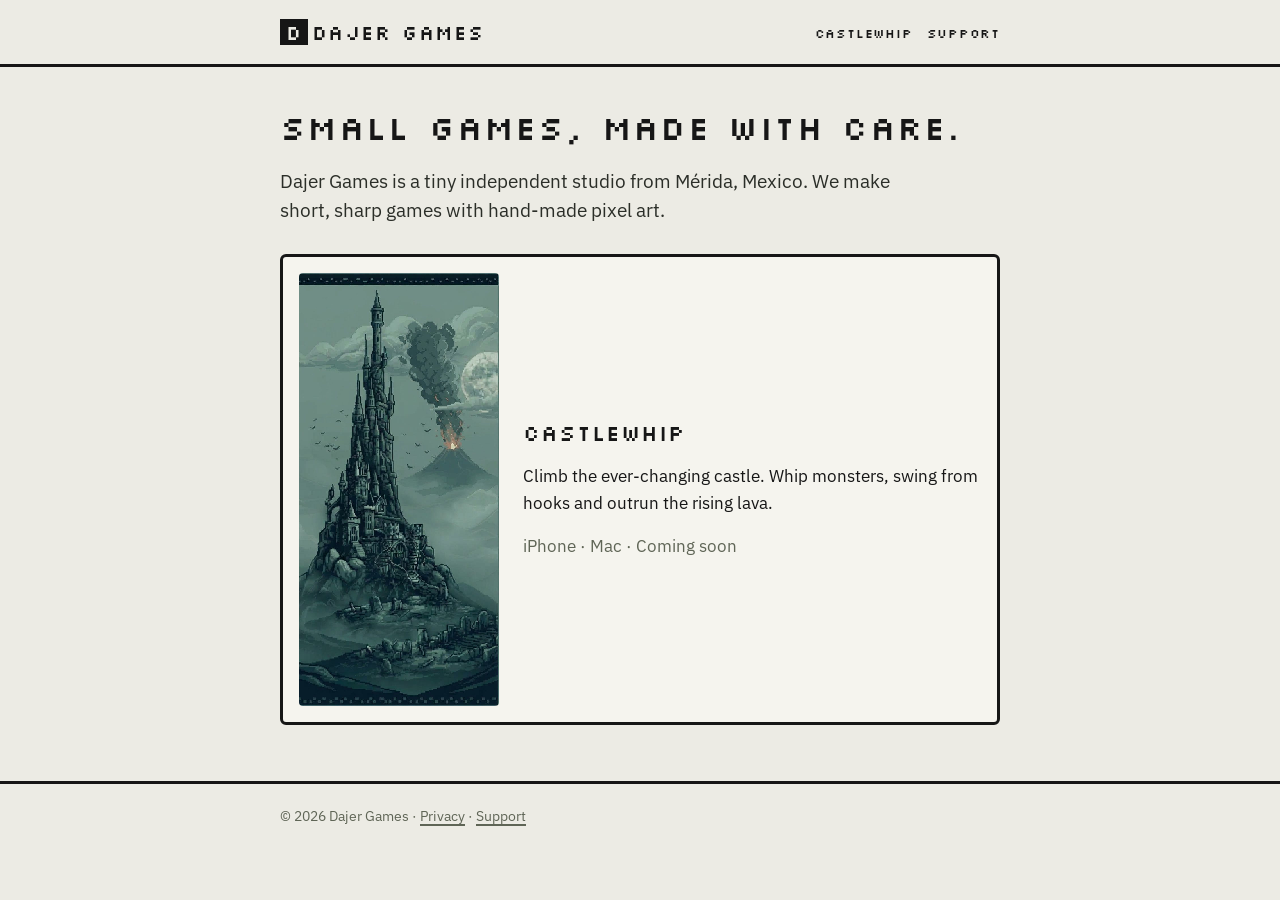
<file: index.html>
<!doctype html>
<html lang="en">
<head>
<meta charset="utf-8">
<meta name="viewport" content="width=device-width,initial-scale=1">
<title>Dajer Games</title>
<meta name="description" content="Dajer Games is a small independent game studio from Mérida, Mexico. Makers of Castlewhip.">
<link rel="preconnect" href="https://fonts.googleapis.com"><link rel="preconnect" href="https://fonts.gstatic.com" crossorigin>
<link href="https://fonts.googleapis.com/css2?family=IBM+Plex+Sans:wght@400;600&family=Silkscreen&display=swap" rel="stylesheet">
<link rel="stylesheet" href="/assets/site.css">
</head>
<body>
<header class="site"><div class="wrap">
  <a class="brand" href="/"><b>D</b>DAJER GAMES</a>
  <nav><a href="/castlewhip/">Castlewhip</a><a href="/support/">Support</a></nav>
</div></header>
<main class="wrap">
  <h1>Small games, made with care.</h1>
  <p class="lead">Dajer Games is a tiny independent studio from Mérida, Mexico. We make short, sharp games with hand-made pixel art.</p>

  <a class="card" href="/castlewhip/">
    <img src="/assets/castlewhip-cover.jpg" alt="Castlewhip cover: a dark pixel-art castle tower beside a volcano">
    <div>
      <h2>Castlewhip</h2>
      <p>Climb the ever-changing castle. Whip monsters, swing from hooks and outrun the rising lava.</p>
      <span class="muted">iPhone · Mac · Coming soon</span>
    </div>
  </a>
</main>
<footer><div class="wrap">© 2026 Dajer Games · <a href="/privacy/">Privacy</a> · <a href="/support/">Support</a></div></footer>
</body>
</html>
</file>
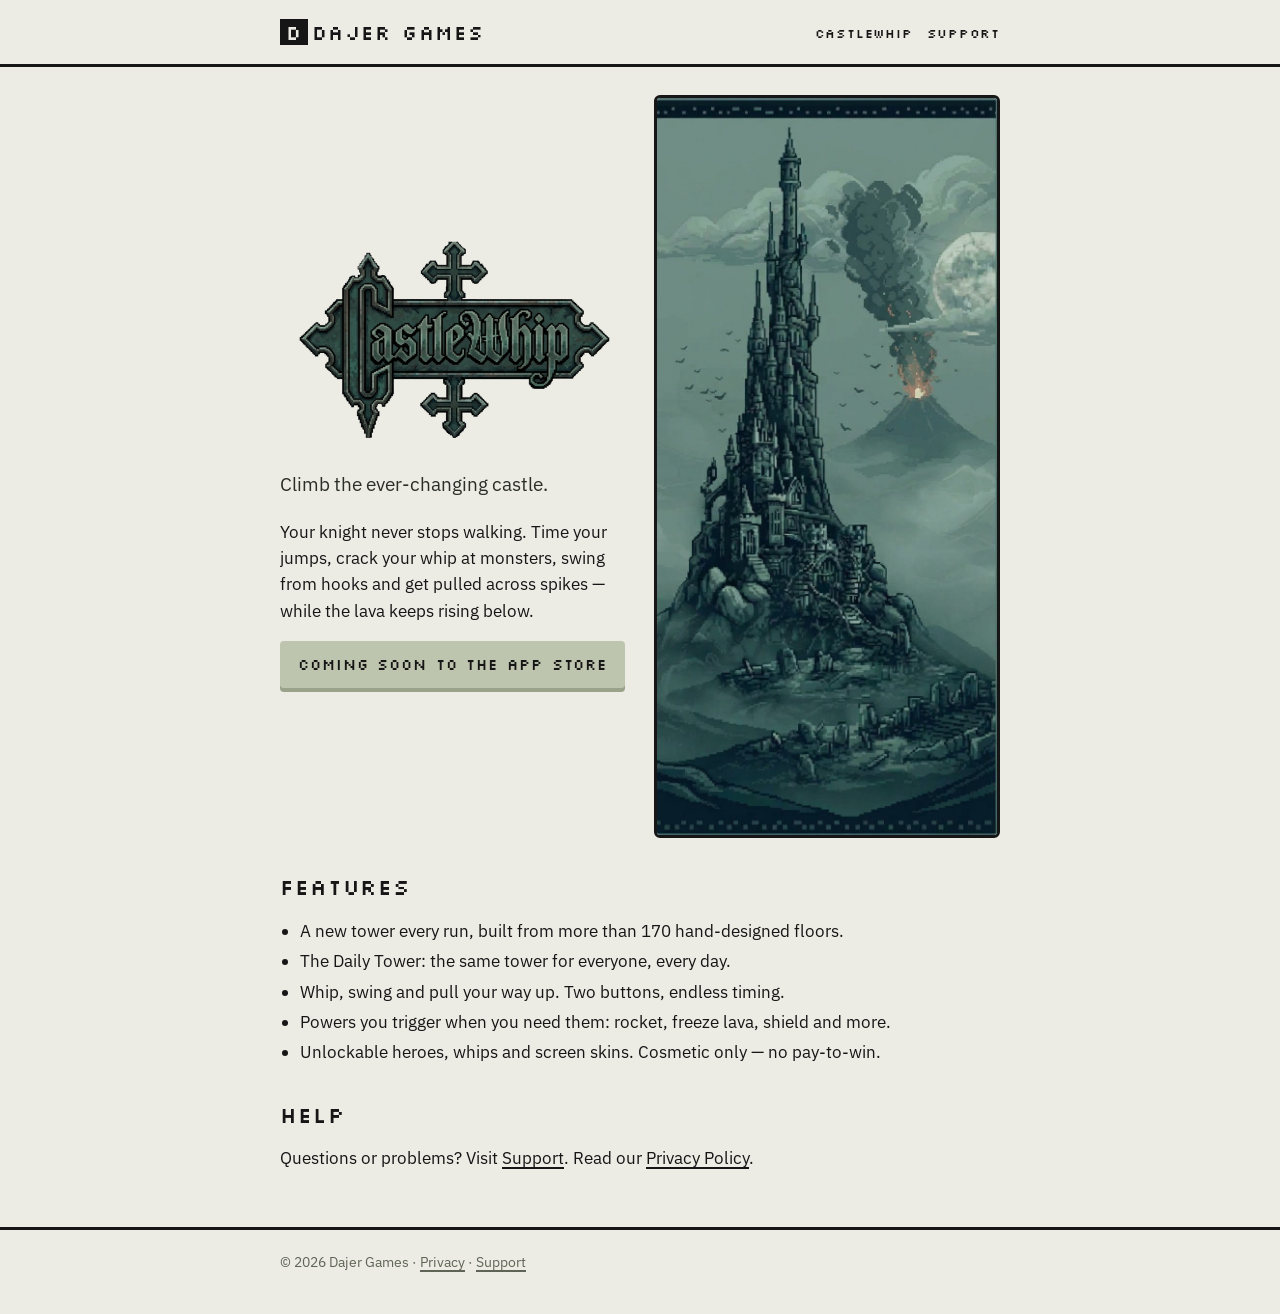
<file: castlewhip/index.html>
<!doctype html>
<html lang="en">
<head>
<meta charset="utf-8">
<meta name="viewport" content="width=device-width,initial-scale=1">
<title>Castlewhip</title>
<meta name="description" content="Castlewhip: climb the ever-changing castle. A pixel-art tower climber for iPhone and Mac.">
<link rel="preconnect" href="https://fonts.googleapis.com"><link rel="preconnect" href="https://fonts.gstatic.com" crossorigin>
<link href="https://fonts.googleapis.com/css2?family=IBM+Plex+Sans:wght@400;600&family=Silkscreen&display=swap" rel="stylesheet">
<link rel="stylesheet" href="/assets/site.css">
</head>
<body>
<header class="site"><div class="wrap">
  <a class="brand" href="/"><b>D</b>DAJER GAMES</a>
  <nav><a href="/castlewhip/">Castlewhip</a><a href="/support/">Support</a></nav>
</div></header>
<main class="wrap">
  <section class="hero">
    <div>
      <img class="logo" src="/assets/castlewhip-logo.png" alt="Castlewhip">
      <p class="lead">Climb the ever-changing castle.</p>
      <p>Your knight never stops walking. Time your jumps, crack your whip at monsters, swing from hooks and get pulled across spikes — while the lava keeps rising below.</p>
      <p><span class="btn soon">Coming soon to the App Store</span></p>
    </div>
    <img class="cover" src="/assets/castlewhip-cover.jpg" alt="Castlewhip cover art">
  </section>

  <h2>Features</h2>
  <ul class="feat">
    <li>A new tower every run, built from more than 170 hand-designed floors.</li>
    <li>The Daily Tower: the same tower for everyone, every day.</li>
    <li>Whip, swing and pull your way up. Two buttons, endless timing.</li>
    <li>Powers you trigger when you need them: rocket, freeze lava, shield and more.</li>
    <li>Unlockable heroes, whips and screen skins. Cosmetic only — no pay-to-win.</li>
  </ul>

  <h2>Help</h2>
  <p>Questions or problems? Visit <a href="/support/">Support</a>. Read our <a href="/privacy/">Privacy Policy</a>.</p>
</main>
<footer><div class="wrap">© 2026 Dajer Games · <a href="/privacy/">Privacy</a> · <a href="/support/">Support</a></div></footer>
</body>
</html>
</file>
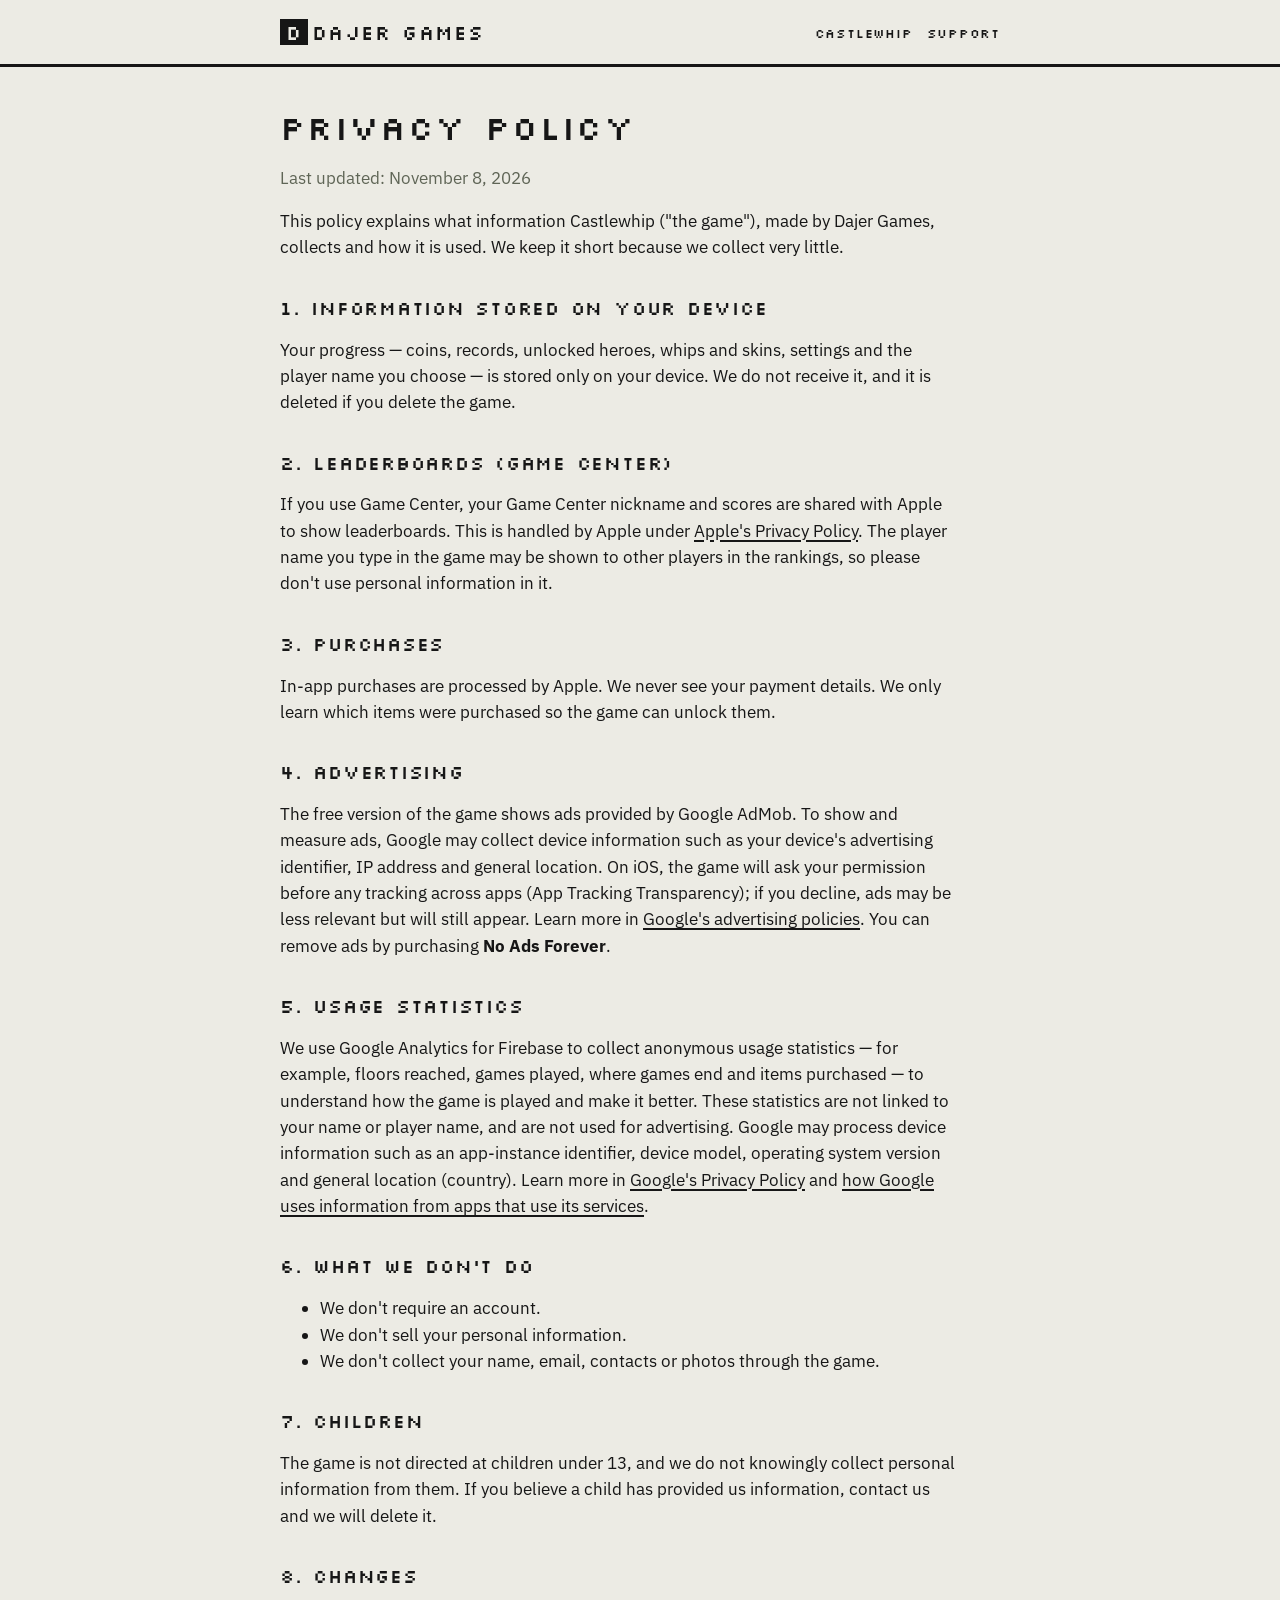
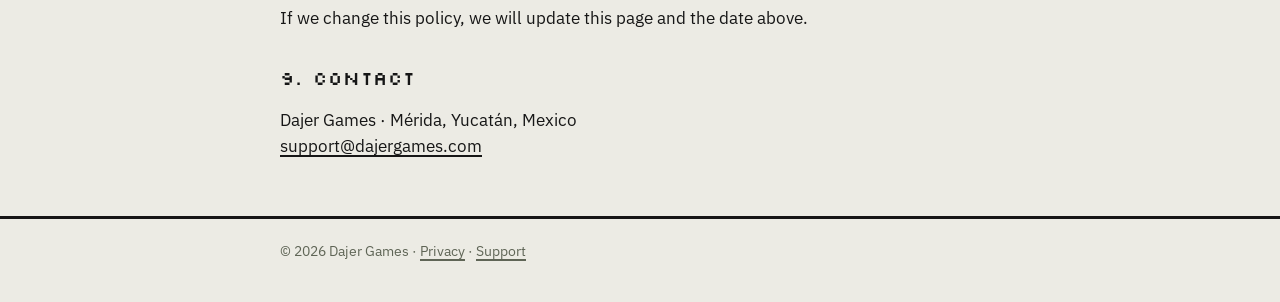
<file: privacy/index.html>
<!doctype html>
<html lang="en">
<head>
<meta charset="utf-8">
<meta name="viewport" content="width=device-width,initial-scale=1">
<title>Privacy Policy · Dajer Games</title>
<link rel="preconnect" href="https://fonts.googleapis.com"><link rel="preconnect" href="https://fonts.gstatic.com" crossorigin>
<link href="https://fonts.googleapis.com/css2?family=IBM+Plex+Sans:wght@400;600&family=Silkscreen&display=swap" rel="stylesheet">
<link rel="stylesheet" href="/assets/site.css">
</head>
<body>
<header class="site"><div class="wrap">
  <a class="brand" href="/"><b>D</b>DAJER GAMES</a>
  <nav><a href="/castlewhip/">Castlewhip</a><a href="/support/">Support</a></nav>
</div></header>
<main class="wrap legal">
  <h1>Privacy Policy</h1>
  <p class="muted">Last updated: November 8, 2026</p>
  <p>This policy explains what information Castlewhip ("the game"), made by Dajer Games, collects and how it is used. We keep it short because we collect very little.</p>

  <h2>1. Information stored on your device</h2>
  <p>Your progress — coins, records, unlocked heroes, whips and skins, settings and the player name you choose — is stored only on your device. We do not receive it, and it is deleted if you delete the game.</p>

  <h2>2. Leaderboards (Game Center)</h2>
  <p>If you use Game Center, your Game Center nickname and scores are shared with Apple to show leaderboards. This is handled by Apple under <a href="https://www.apple.com/legal/privacy/">Apple's Privacy Policy</a>. The player name you type in the game may be shown to other players in the rankings, so please don't use personal information in it.</p>

  <h2>3. Purchases</h2>
  <p>In-app purchases are processed by Apple. We never see your payment details. We only learn which items were purchased so the game can unlock them.</p>

  <h2>4. Advertising</h2>
  <p>The free version of the game shows ads provided by Google AdMob. To show and measure ads, Google may collect device information such as your device's advertising identifier, IP address and general location. On iOS, the game will ask your permission before any tracking across apps (App Tracking Transparency); if you decline, ads may be less relevant but will still appear. Learn more in <a href="https://policies.google.com/technologies/ads">Google's advertising policies</a>. You can remove ads by purchasing <b>No Ads Forever</b>.</p>

  <h2>5. Usage statistics</h2>
  <p>We use Google Analytics for Firebase to collect anonymous usage statistics — for example, floors reached, games played, where games end and items purchased — to understand how the game is played and make it better. These statistics are not linked to your name or player name, and are not used for advertising. Google may process device information such as an app-instance identifier, device model, operating system version and general location (country). Learn more in <a href="https://policies.google.com/privacy">Google's Privacy Policy</a> and <a href="https://policies.google.com/technologies/partner-sites">how Google uses information from apps that use its services</a>.</p>

  <h2>6. What we don't do</h2>
  <ul>
    <li>We don't require an account.</li>
    <li>We don't sell your personal information.</li>
    <li>We don't collect your name, email, contacts or photos through the game.</li>
  </ul>

  <h2>7. Children</h2>
  <p>The game is not directed at children under 13, and we do not knowingly collect personal information from them. If you believe a child has provided us information, contact us and we will delete it.</p>

  <h2>8. Changes</h2>
  <p>If we change this policy, we will update this page and the date above.</p>

  <h2>9. Contact</h2>
  <p>Dajer Games · Mérida, Yucatán, Mexico<br>
  <a href="mailto:support@dajergames.com">support@dajergames.com</a></p>
</main>
<footer><div class="wrap">© 2026 Dajer Games · <a href="/privacy/">Privacy</a> · <a href="/support/">Support</a></div></footer>
</body>
</html>
</file>
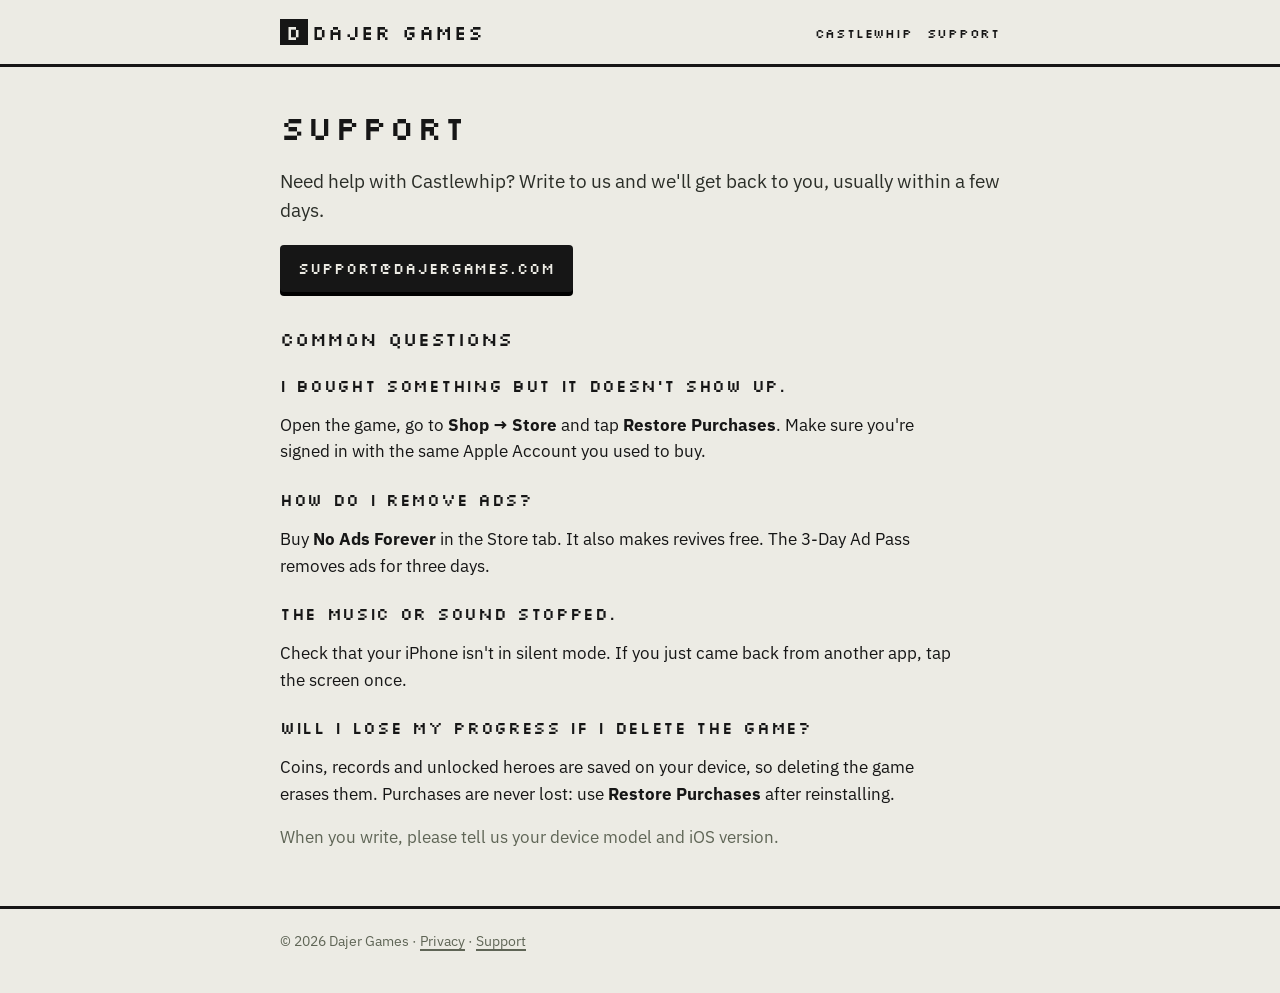
<file: support/index.html>
<!doctype html>
<html lang="en">
<head>
<meta charset="utf-8">
<meta name="viewport" content="width=device-width,initial-scale=1">
<title>Support · Dajer Games</title>
<link rel="preconnect" href="https://fonts.googleapis.com"><link rel="preconnect" href="https://fonts.gstatic.com" crossorigin>
<link href="https://fonts.googleapis.com/css2?family=IBM+Plex+Sans:wght@400;600&family=Silkscreen&display=swap" rel="stylesheet">
<link rel="stylesheet" href="/assets/site.css">
</head>
<body>
<header class="site"><div class="wrap">
  <a class="brand" href="/"><b>D</b>DAJER GAMES</a>
  <nav><a href="/castlewhip/">Castlewhip</a><a href="/support/">Support</a></nav>
</div></header>
<main class="wrap legal">
  <h1>Support</h1>
  <p class="lead">Need help with Castlewhip? Write to us and we'll get back to you, usually within a few days.</p>
  <p><a class="btn" href="mailto:support@dajergames.com">support@dajergames.com</a></p>

  <h2>Common questions</h2>
  <h3>I bought something but it doesn't show up.</h3>
  <p>Open the game, go to <b>Shop → Store</b> and tap <b>Restore Purchases</b>. Make sure you're signed in with the same Apple Account you used to buy.</p>
  <h3>How do I remove ads?</h3>
  <p>Buy <b>No Ads Forever</b> in the Store tab. It also makes revives free. The 3-Day Ad Pass removes ads for three days.</p>
  <h3>The music or sound stopped.</h3>
  <p>Check that your iPhone isn't in silent mode. If you just came back from another app, tap the screen once.</p>
  <h3>Will I lose my progress if I delete the game?</h3>
  <p>Coins, records and unlocked heroes are saved on your device, so deleting the game erases them. Purchases are never lost: use <b>Restore Purchases</b> after reinstalling.</p>

  <p class="muted">When you write, please tell us your device model and iOS version.</p>
</main>
<footer><div class="wrap">© 2026 Dajer Games · <a href="/privacy/">Privacy</a> · <a href="/support/">Support</a></div></footer>
</body>
</html>
</file>
<file: assets/site.css>
:root{--paper:#ecebe4;--ink:#161616;--deco:#bec5ae;--muted:#5f6556;--lava:#e2622e;--gold:#e0b23c}
*{box-sizing:border-box}
html{background:var(--paper)}
body{margin:0;color:var(--ink);font-family:"IBM Plex Sans",system-ui,-apple-system,sans-serif;font-size:17px;line-height:1.55;-webkit-font-smoothing:antialiased}
a{color:var(--ink);text-decoration-thickness:2px;text-underline-offset:3px}
a:hover{color:var(--lava)}
.wrap{max-width:760px;margin:0 auto;padding:0 20px}
header.site{border-bottom:3px solid var(--ink);background:var(--paper)}
header.site .wrap{display:flex;align-items:center;justify-content:space-between;gap:16px;min-height:64px}
.brand{font-family:"Silkscreen",monospace;font-size:20px;letter-spacing:.06em;text-decoration:none}
.brand b{background:var(--ink);color:var(--paper);padding:0 6px;margin-right:4px;font-weight:400}
nav a{font-family:"Silkscreen",monospace;font-size:13px;letter-spacing:.06em;text-decoration:none;margin-left:14px}
h1,h2,h3{font-family:"Silkscreen",monospace;font-weight:400;letter-spacing:.04em;line-height:1.2}
h1{font-size:34px;margin:40px 0 12px}
h2{font-size:22px;margin:36px 0 10px}
h3{font-size:17px;margin:24px 0 6px}
.lead{font-size:19px;color:#2b2e28;max-width:56ch}
.muted{color:var(--muted)}
.btn{display:inline-block;font-family:"Silkscreen",monospace;font-size:15px;letter-spacing:.06em;text-decoration:none;background:var(--ink);color:var(--paper);padding:12px 18px;border-radius:4px;box-shadow:0 4px 0 #000}
.btn:hover{color:var(--gold)}
.btn.soon{background:var(--deco);color:var(--ink);box-shadow:0 4px 0 #9aa28a}
.card{display:grid;grid-template-columns:200px 1fr;gap:24px;align-items:center;border:3px solid var(--ink);border-radius:6px;padding:16px;margin:28px 0;background:#f5f4ee;text-decoration:none}
.card img{width:100%;border-radius:4px;display:block;image-rendering:pixelated}
.card h2{margin:0 0 6px}
.hero{display:grid;grid-template-columns:minmax(0,1fr) minmax(0,1fr);gap:28px;align-items:center;margin:28px 0}
.hero img.cover{width:100%;border:3px solid var(--ink);border-radius:6px;display:block}
.hero img.logo{width:min(100%,360px);display:block;margin:0 0 12px}
ul.feat{padding-left:20px}
ul.feat li{margin:4px 0}
.legal h2{font-size:19px}
.legal p,.legal li{max-width:68ch}
footer{border-top:3px solid var(--ink);margin-top:56px;padding:22px 0 40px;font-size:14px;color:var(--muted)}
footer a{color:var(--muted)}
@media (max-width:640px){
  h1{font-size:27px}
  .card{grid-template-columns:1fr}
  .card img{max-width:220px}
  .hero{grid-template-columns:1fr}
  nav a{margin-left:10px;font-size:12px}
}
</file>
